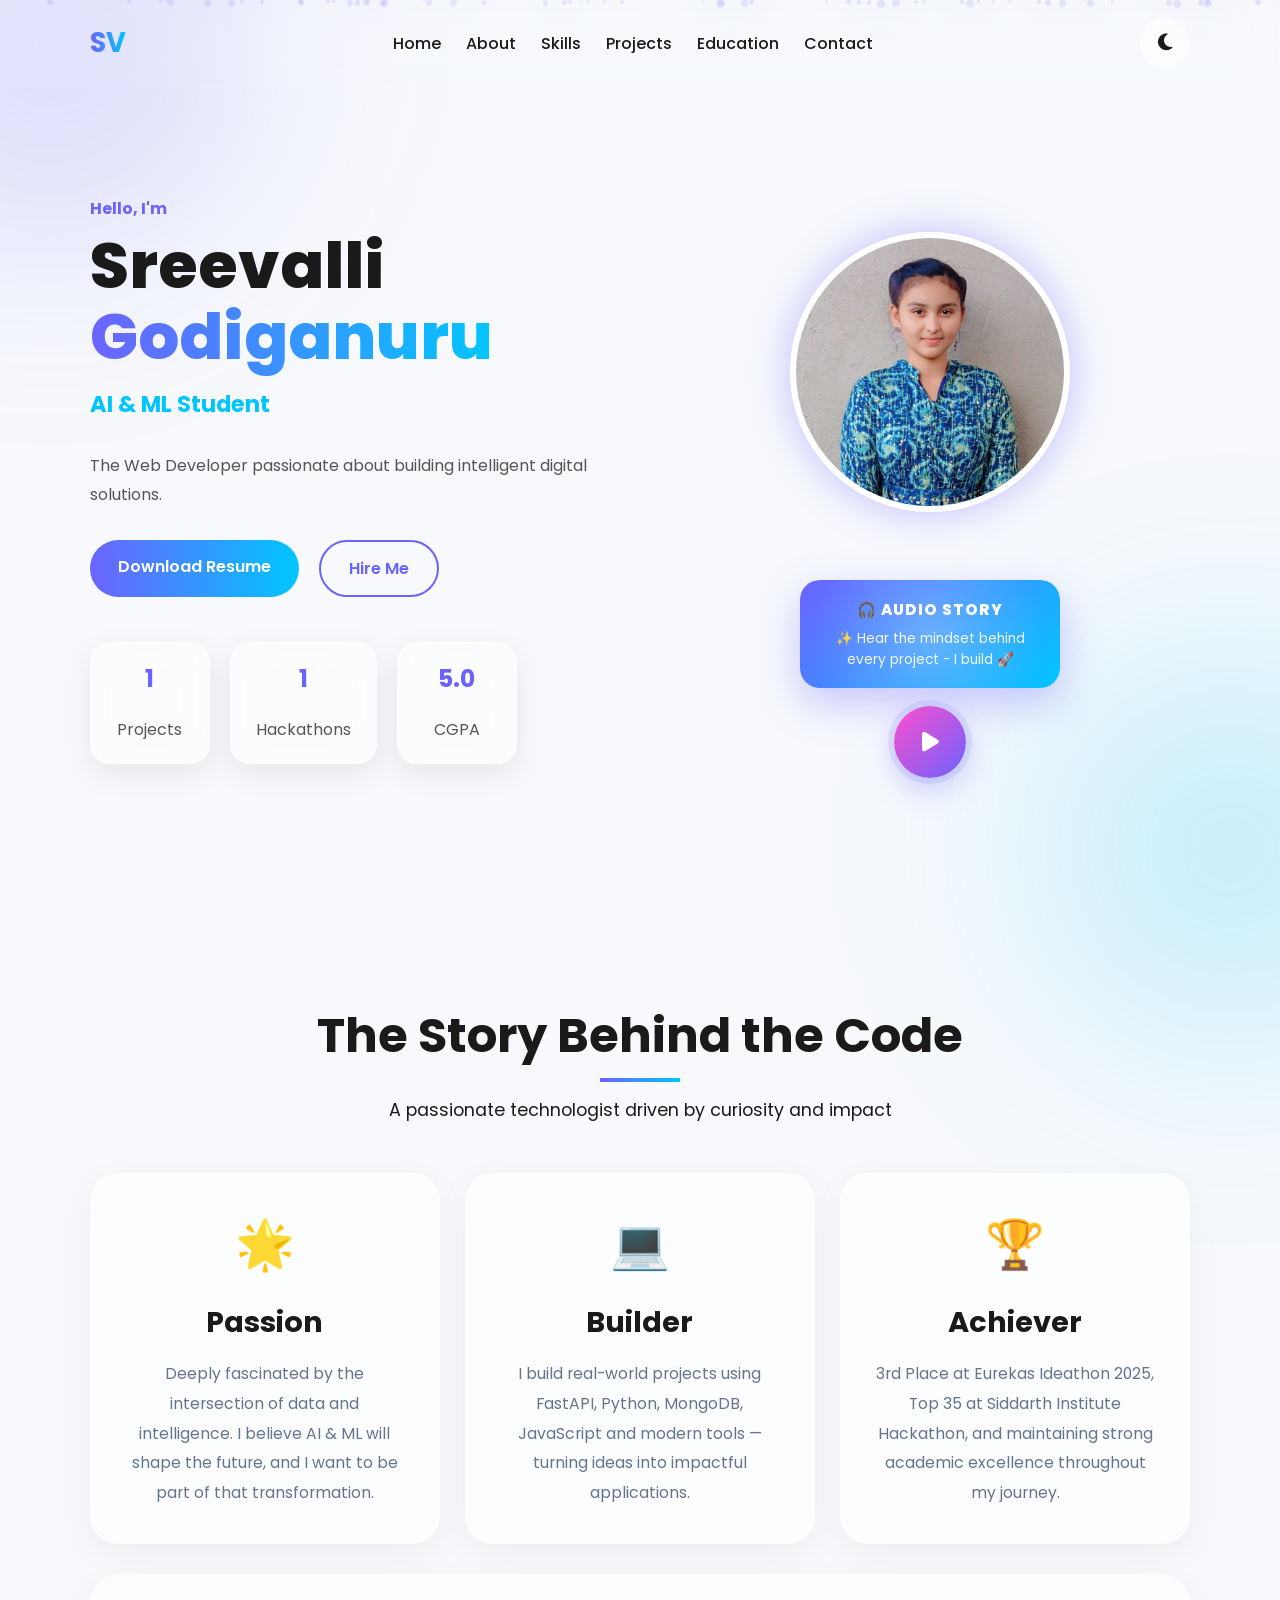
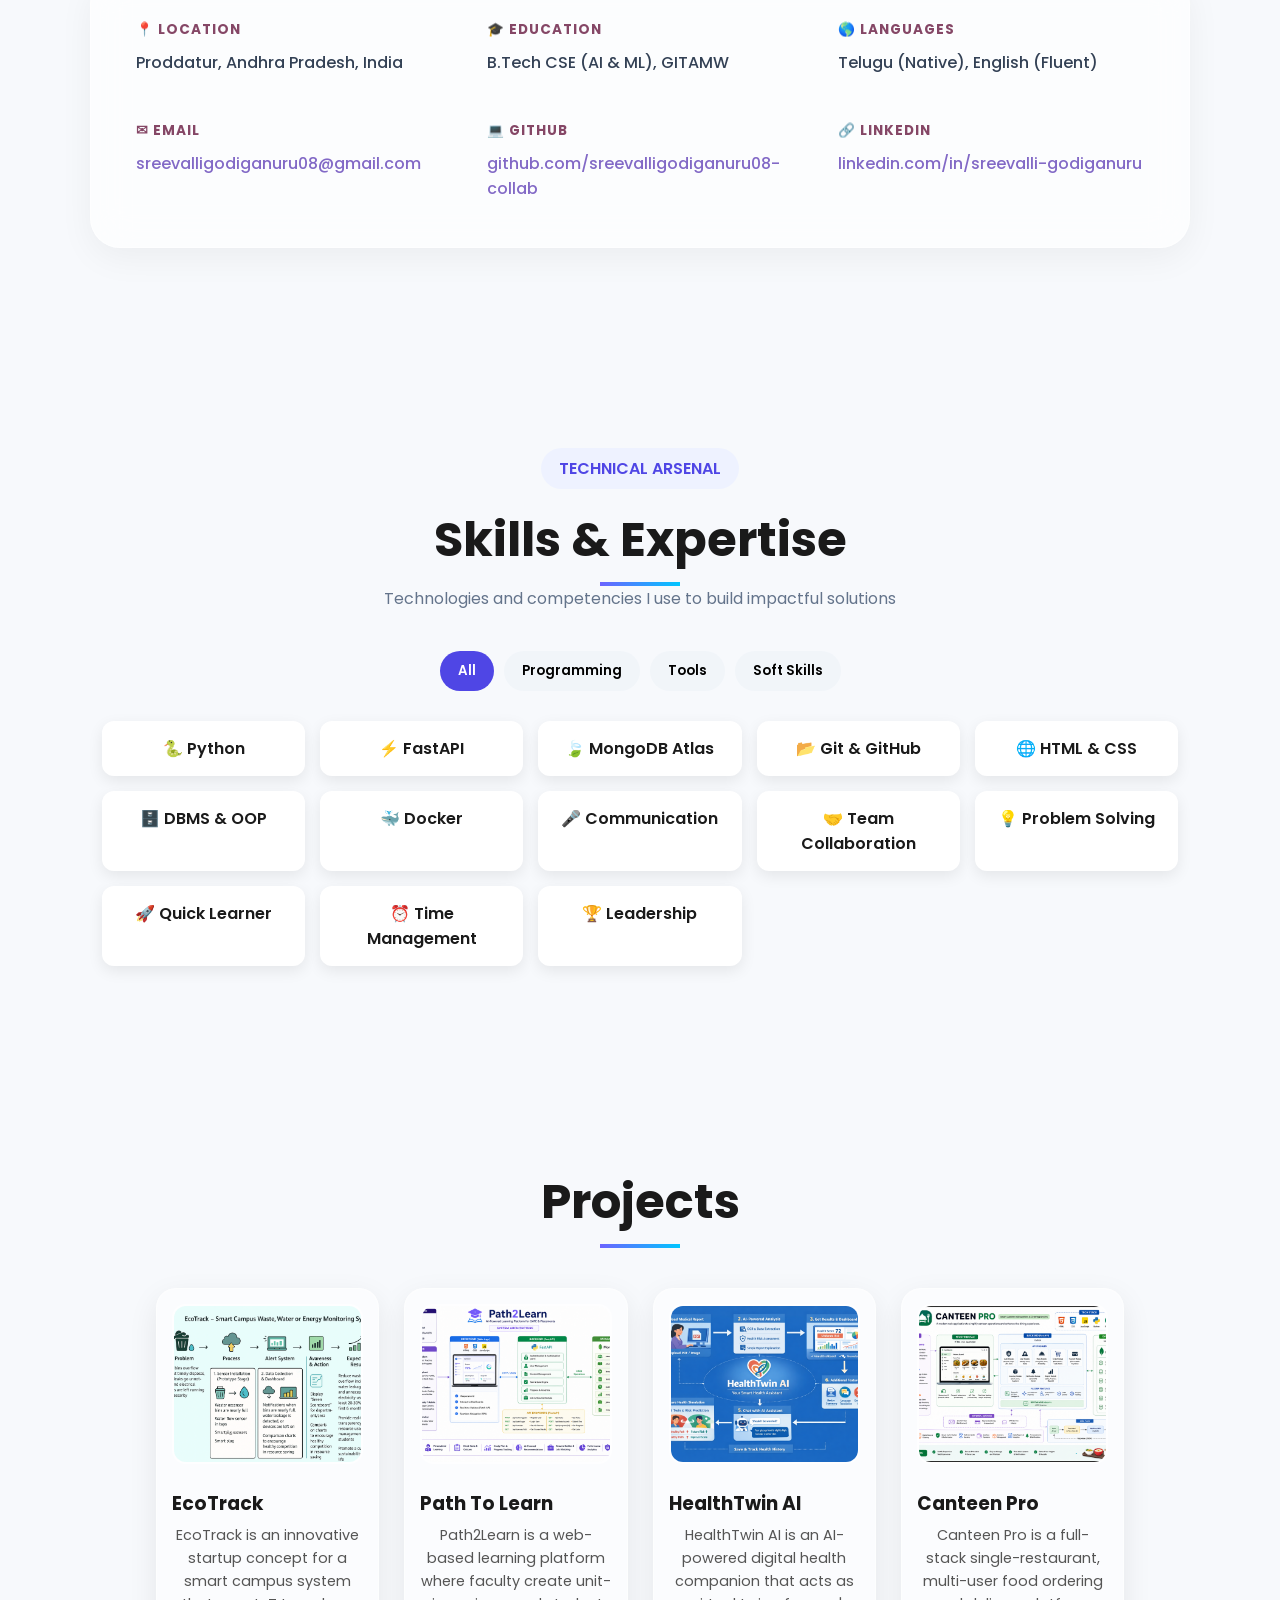
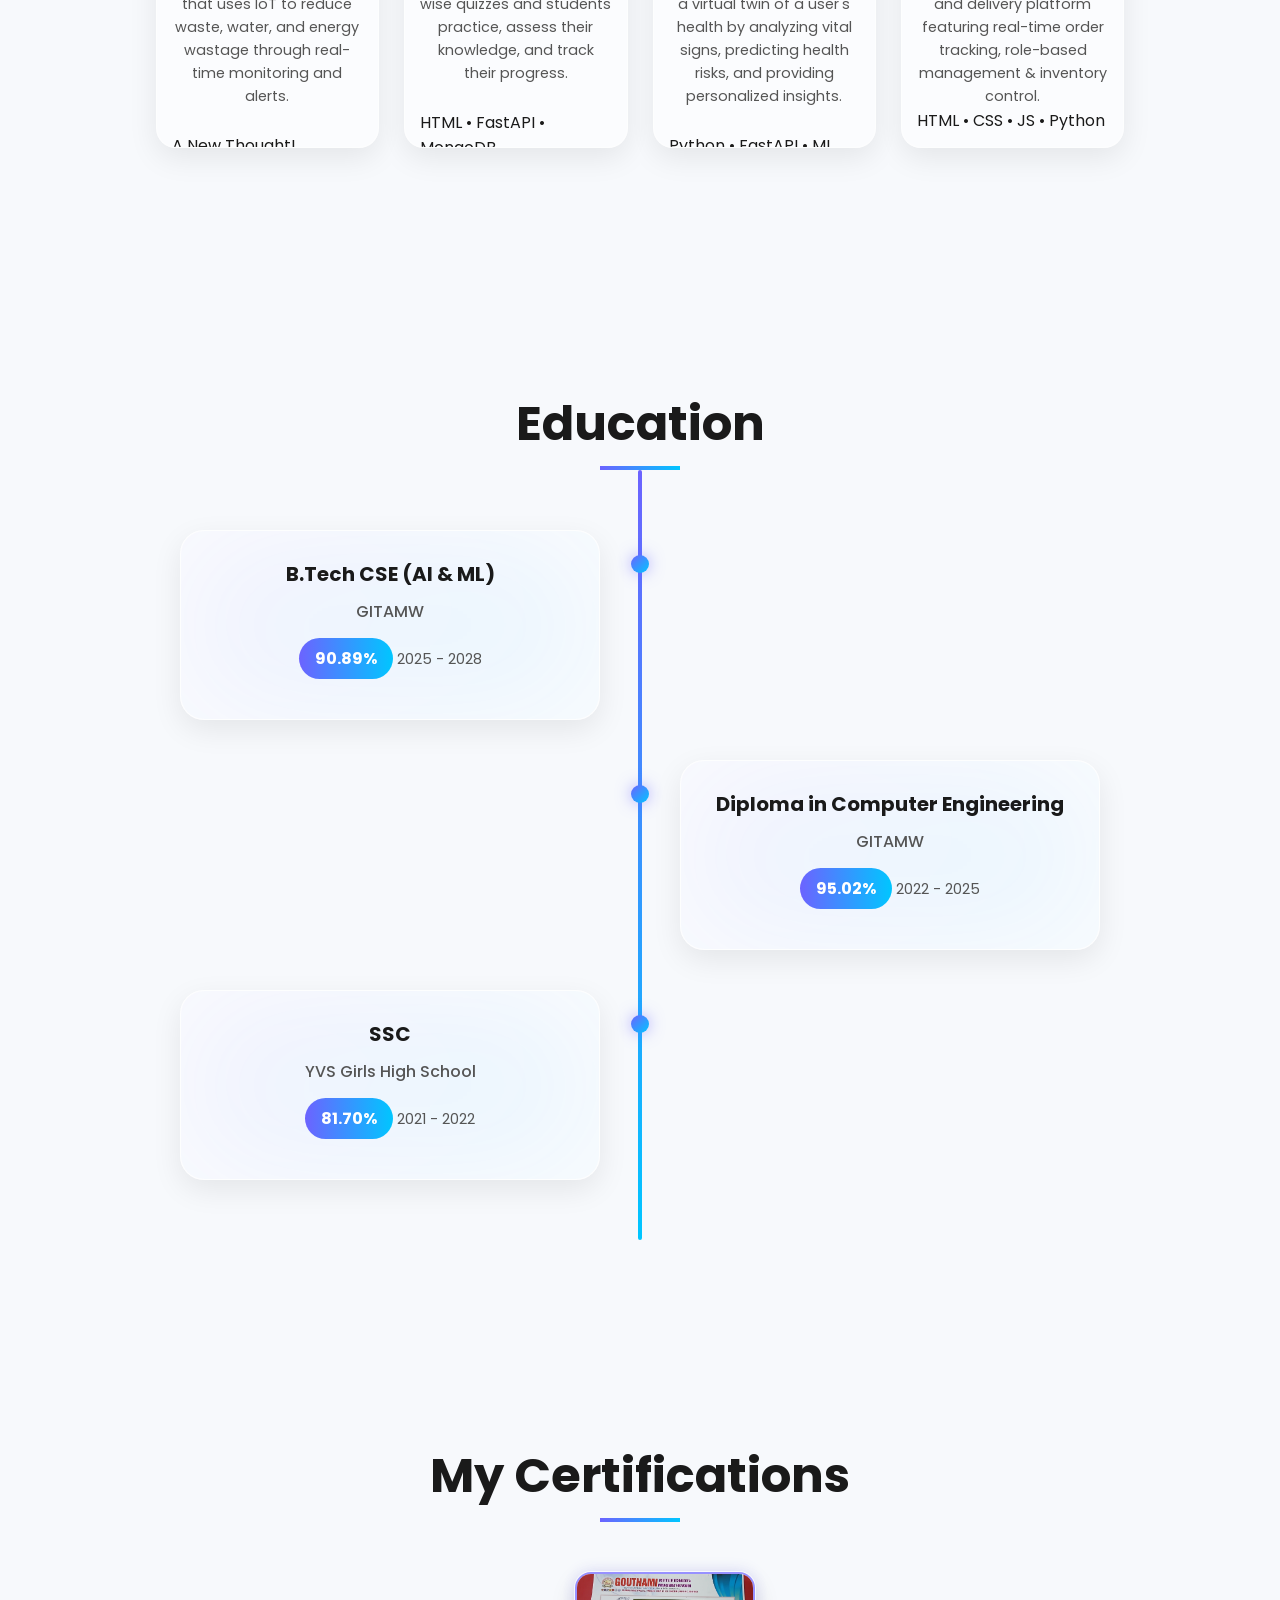
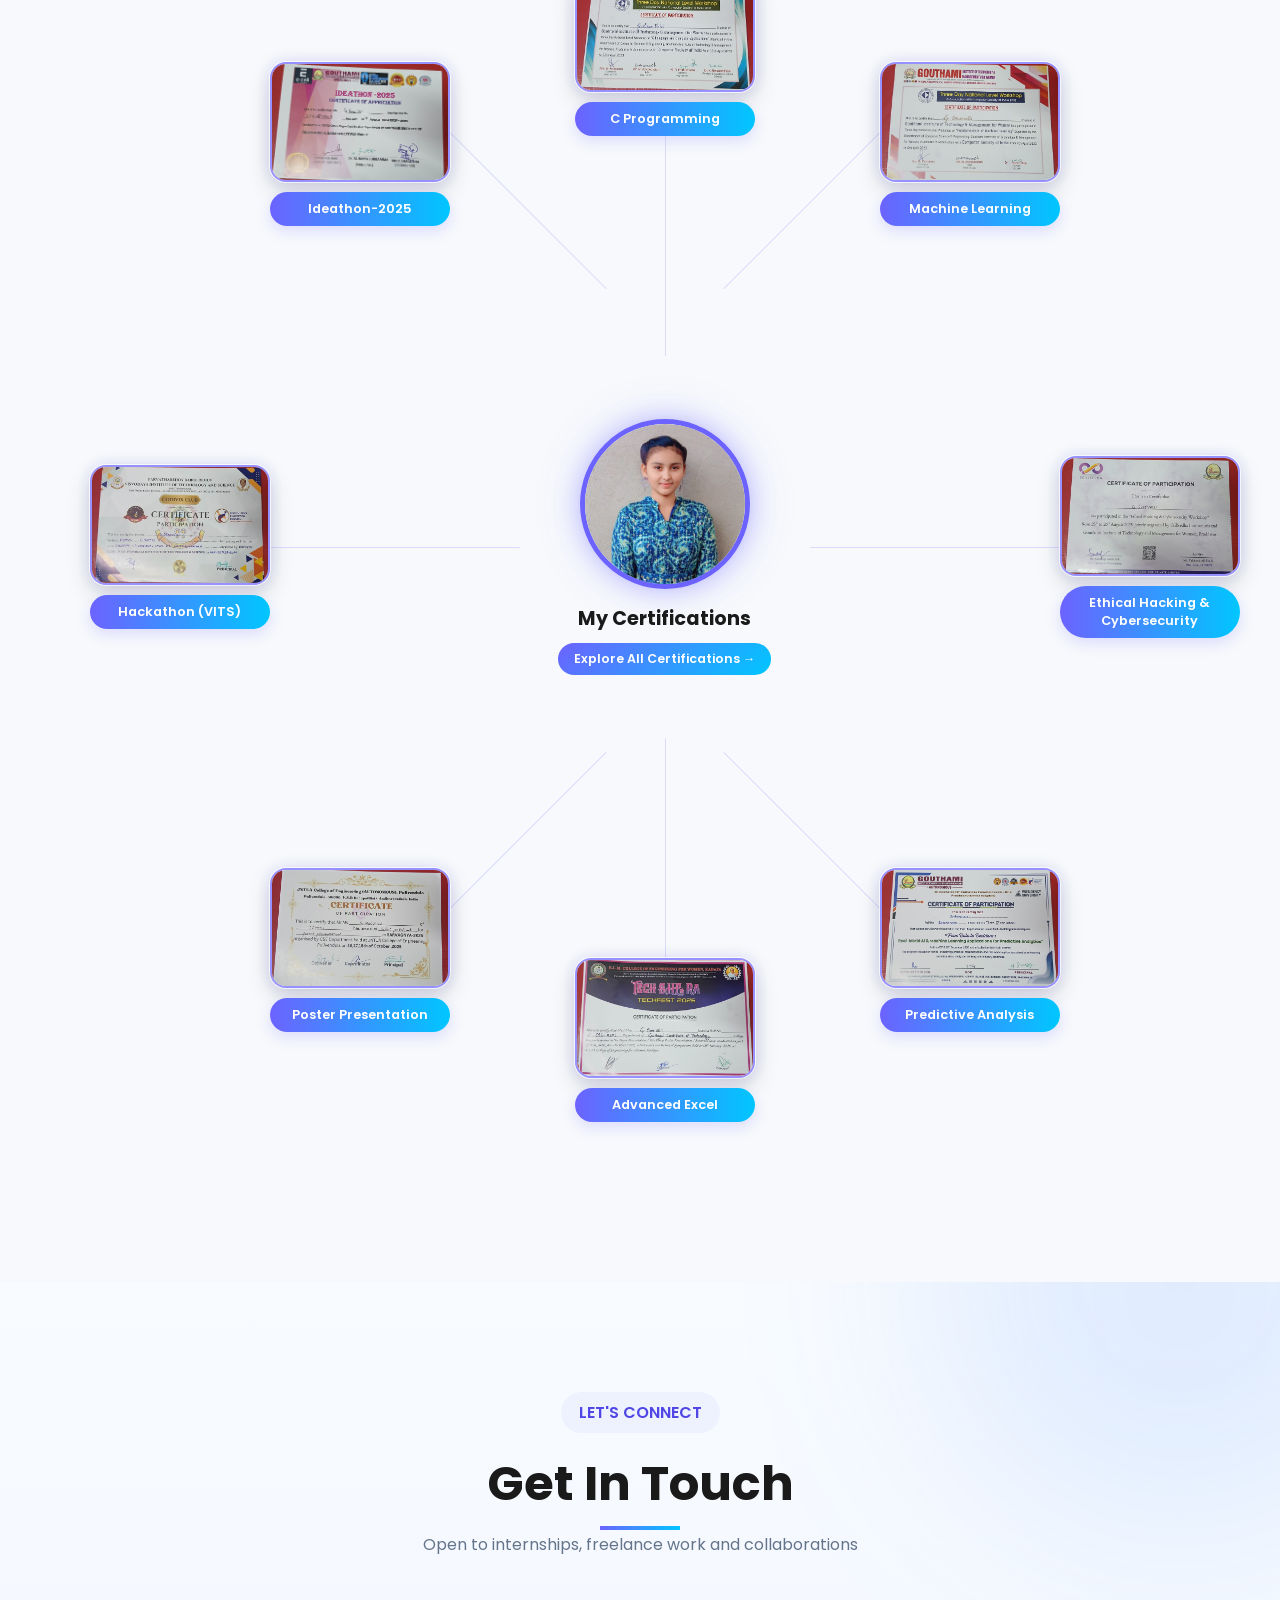
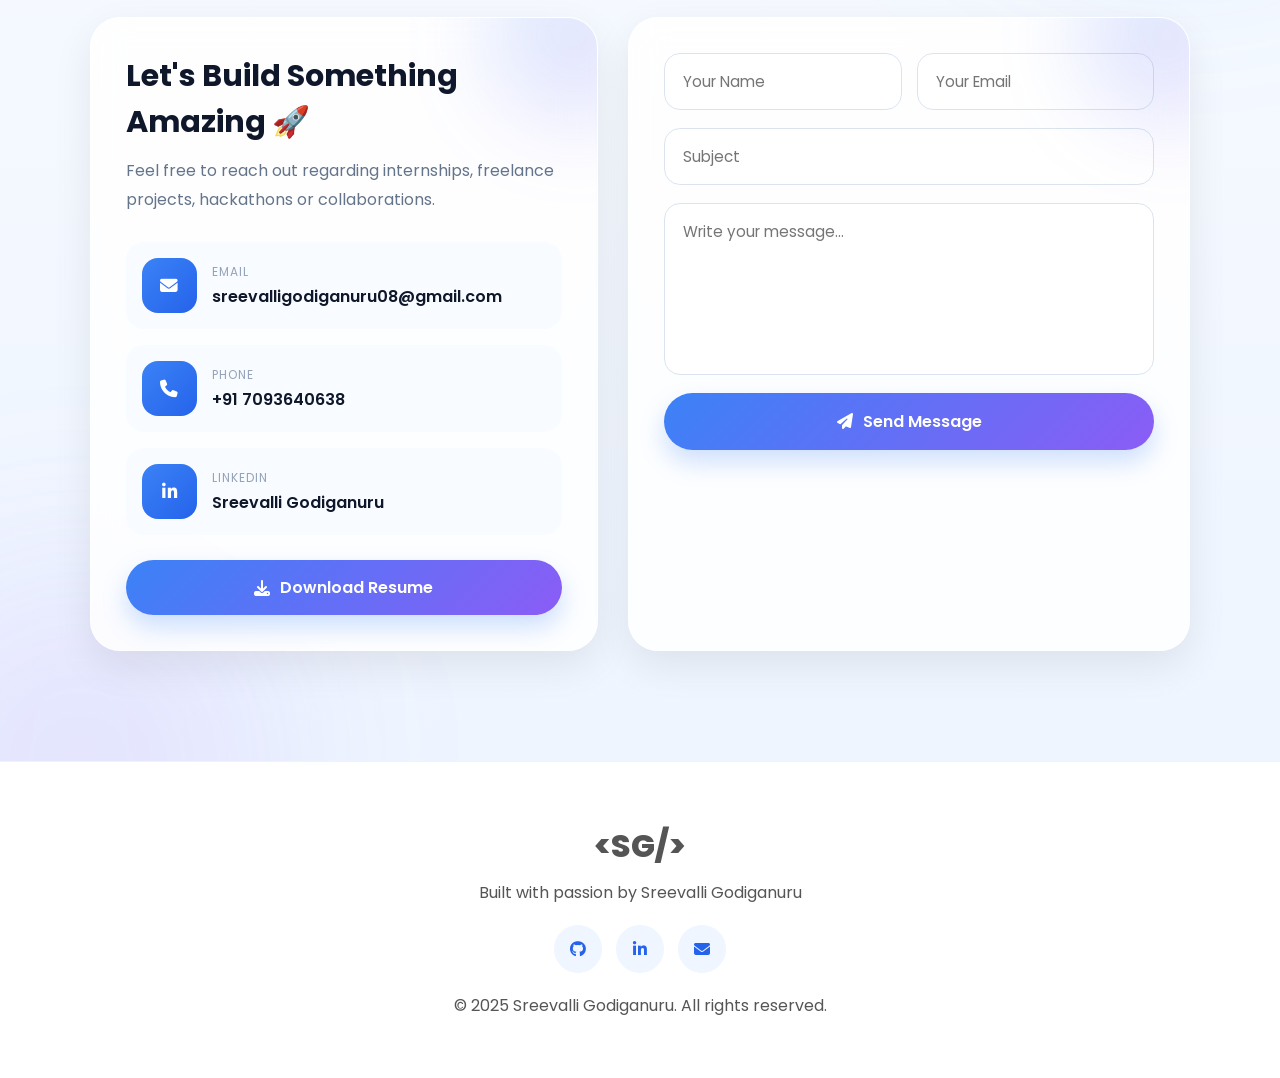
<file: index.html>
<!DOCTYPE html>
<html lang="en">

<head>

<meta charset="UTF-8">
<meta name="viewport" content="width=device-width, initial-scale=1.0">

<title>Sreevalli Godiganuru | BTech CSE(AI & ML) Student Portfolio</title>

<link rel="icon" type="image/png" href="assets/favicon.png">

<meta name="theme-color" content="#6C63FF">
<meta name="application-name" content="Sreevalli Portfolio">
<meta name="apple-mobile-web-app-title" content="Sreevalli">
<meta name="description"
content="Portfolio of Sreevalli Godiganuru, AI & ML student, web developer, and builder of intelligent applications using Python, FastAPI, MongoDB, HTML, CSS and JavaScript.">
<meta name="google-site-verification" content="vB6JE1VaeF_lX64jmfwY3EFWTm1ZDFIcnbv4z-wq-CA" />
<link rel="preconnect" href="https://fonts.googleapis.com">
<link href="https://fonts.googleapis.com/css2?family=Poppins:wght@300;400;500;600;700;800&display=swap" rel="stylesheet">
<link rel="stylesheet"
href="https://cdnjs.cloudflare.com/ajax/libs/font-awesome/6.5.1/css/all.min.css">
<link rel="stylesheet" href="https://cdnjs.cloudflare.com/ajax/libs/font-awesome/6.5.0/css/all.min.css">
<link rel="stylesheet" href="style.css">

</head>

<body>

<!-- PARTICLES -->

<div id="particles"></div>

<!-- NAVBAR -->

<nav class="navbar">

    <div class="logo">
        SV
    </div>

    <ul class="nav-links" id="navLinks">

        <li><a href="#home">Home</a></li>
        <li><a href="#about">About</a></li>
        <li><a href="#skills">Skills</a></li>
        <li><a href="#projects">Projects</a></li>
        <li><a href="#education">Education</a></li>
        <li><a href="#contact">Contact</a></li>

    </ul>

    <div class="nav-actions">

        <!-- Theme Toggle -->
        <button id="themeToggle" class="theme-btn">
            <i class="fas fa-moon"></i>
        </button>

        <!-- Mobile Menu Button -->
        <button class="menu-btn" id="menuBtn">
            <i class="fas fa-bars"></i>
        </button>

    </div>

</nav>

<!-- HERO -->

<section id="home" class="hero">

<div class="hero-left">

<h4>Hello, I'm</h4>

<h1>
Sreevalli
<span>Godiganuru</span>
</h1>

<h3 id="typing"></h3>

<p>

The Web Developer passionate about building intelligent digital solutions.

</p>

<div class="hero-buttons">

<a href="assets/Resume1.pdf" class="btn primary">
Download Resume
</a>

<a href="#contact" class="btn secondary">
Hire Me
</a>

</div>

<div class="stats">

<div class="stat-card">
<h2>3+</h2>
<p>Projects</p>
</div>

<div class="stat-card">
<h2>2</h2>
<p>Hackathons</p>
</div>

<div class="stat-card">
<h2>9.57</h2>
<p>CGPA</p>
</div>

</div>

</div>

<div class="hero-right audio-stack">

<div class="profile-wrapper" id="profileWrapper">

<div class="wave wave1"></div>
<div class="wave wave2"></div>
<div class="wave wave3"></div>

<img
src="assets/profile1.jpg"
alt="Sreevalli"
class="profile-img"
/>
</div>
<div class="hero-right audio-stack">

    <div class="audio-hint-vertical">
        <div class="audio-hint-title">🎧 AUDIO STORY</div>
        <div class="audio-hint-text">
            ✨ Hear the mindset behind every project  - I build 🚀
        </div>
        <div class="audio-hint-glow"></div>
    </div>

    <div class="audio-player">
        <audio id="introAudio" src="assets/audio.m4a" preload="auto"></audio>
        <button type="button" class="audio-btn" id="audioBtn">
            <i class="fas fa-play"></i>
        </button>
    </div>

</div>

</div>
</section>
<section id="about" class="section">

    <h2 class="section-title">
        The Story Behind the Code
    </h2>
<br>
    <p class="about-subtitle">
        A passionate technologist driven by curiosity and impact
    </p>

    <div class="about-grid">

        <!-- Passion -->
        <div class="about-card">
            <div class="about-icon">🌟</div>
            <h3>Passion</h3>

            <p>
                Deeply fascinated by the intersection of data and
                intelligence. I believe AI & ML will shape the future,
                and I want to be part of that transformation.
            </p>
        </div>

        <!-- Builder -->
        <div class="about-card">
            <div class="about-icon">💻</div>
            <h3>Builder</h3>

            <p>
                I build real-world projects using FastAPI,
                Python, MongoDB, JavaScript and modern tools —
                turning ideas into impactful applications.
            </p>
        </div>

        <!-- Achiever -->
        <div class="about-card">
            <div class="about-icon">🏆</div>
            <h3>Achiever</h3>

            <p>
                3rd Place at Eurekas Ideathon 2025,
                Top 35 at Siddarth Institute Hackathon,
                and maintaining strong academic excellence
                throughout my journey.
            </p>
        </div>

    </div>

    <div class="info-card">

        <div class="info-item">
            <span class="info-label">📍 LOCATION</span>
            <p>Proddatur, Andhra Pradesh, India</p>
        </div>

        <div class="info-item">
            <span class="info-label">🎓 EDUCATION</span>
            <p>B.Tech CSE (AI & ML), GITAMW</p>
        </div>

        <div class="info-item">
            <span class="info-label">🌎 LANGUAGES</span>
            <p>Telugu (Native), English (Fluent)</p>
        </div>

        <div class="info-item">
            <span class="info-label">✉ EMAIL</span>
            <p>
                <a href="mailto:sreevalligodiganuru08@gmail.com">
                    sreevalligodiganuru08@gmail.com
                </a>
            </p>
        </div>

        <div class="info-item">
            <span class="info-label">💻 GITHUB</span>
            <p>
                <a href="https://github.com/sreevalligodiganuru08-collab" target="_blank">
                    github.com/sreevalligodiganuru08-collab
                </a>
            </p>
        </div>

        <div class="info-item">
            <span class="info-label">🔗 LINKEDIN</span>
            <p>
                <a href="https://www.linkedin.com/" target="_blank">
                    linkedin.com/in/sreevalli-godiganuru
                </a>
            </p>
        </div>

    </div>

</section>

<section id="skills" class="section">

    <div class="skills-container">

        <div class="section-badge">TECHNICAL ARSENAL</div>

        <h2 class="section-title">Skills & Expertise</h2>

        <p class="section-subtitle">
            Technologies and competencies I use to build impactful solutions
        </p>

        <!-- FILTER BUTTONS -->

        <div class="skill-filters">

            <button class="filter-btn active" data-filter="all">All</button>
            <button class="filter-btn" data-filter="programming">Programming</button>
            <button class="filter-btn" data-filter="tools">Tools</button>
            <button class="filter-btn" data-filter="soft">Soft Skills</button>

        </div>

        <!-- SKILLS GRID -->

        <div class="skills-grid">

            <!-- PROGRAMMING -->
            <div class="skill-card programming">🐍 Python</div>
            <div class="skill-card programming">⚡ FastAPI</div>

            <!-- TOOLS -->
            <div class="skill-card tools">🍃 MongoDB Atlas</div>
            <div class="skill-card tools">📂 Git & GitHub</div>
            <div class="skill-card tools">🌐 HTML & CSS</div>
            <div class="skill-card tools">🗄️ DBMS & OOP</div>
            <div class="skill-card tools">🐳 Docker</div>

            <!-- SOFT SKILLS -->
            <div class="skill-card soft">🎤 Communication</div>
            <div class="skill-card soft">🤝 Team Collaboration</div>
            <div class="skill-card soft">💡 Problem Solving</div>
            <div class="skill-card soft">🚀 Quick Learner</div>
            <div class="skill-card soft">⏰ Time Management</div>
            <div class="skill-card soft">🏆 Leadership</div>

        </div>

    </div>

</section>

<section id="projects" class="section">

    <h2 class="section-title">Projects</h2>

    <div class="projects-grid">

        <!-- CARD 1 -->
        <div class="project-card" onclick="this.classList.toggle('flipped')">
        

            <div class="card-inner">

                <div class="card-front">
                    <img src="assets/ecotrack.png" alt="EcoTrack">
                </div>

                <div class="card-back"><br>
                    <h3>EcoTrack</h3>
                    <p>EcoTrack is an innovative startup concept for a smart campus system that uses IoT to reduce waste, water, and energy wastage through real-time monitoring and alerts.</p>
                    <br>
                    <span> A New Thought!</span>
                </div>

            </div>
        </div>

        <!-- CARD 2 -->
        <div class="project-card" onclick="this.classList.toggle('flipped')">


            <div class="card-inner">

                <div class="card-front">
                    <img src="assets/path2learn.png" alt="Path To Learn">
                </div>

                <div class="card-back"> <br>
                    <h3>Path To Learn</h3>
                    <p>Path2Learn is a web-based learning platform where faculty create unit-wise quizzes and students practice, assess their knowledge, and track their progress.</p>
                    <br>
                    <span>HTML • FastAPI • MongoDB</span>
                </div>

            </div>
        </div>

        <!-- CARD 3 -->
        <div class="project-card" onclick="this.classList.toggle('flipped')">
        

            <div class="card-inner">

                <div class="card-front">
                    <img src="assets/healthtwinai.png" alt="HealthTwin AI">
                </div>

                <div class="card-back"><br>
                    <h3>HealthTwin AI</h3>
                    <p>HealthTwin AI is an AI-powered digital health companion that acts as a virtual twin of a user's health by analyzing vital signs, predicting health risks, and providing personalized insights.</p>
                    <br>
                    <span>Python • FastAPI • ML</span>
                </div>

            </div>
        </div>

        <!-- CARD 4 -->
        <div class="project-card" onclick="this.classList.toggle('flipped')">

            <div class="card-inner">

                <div class="card-front">
                    <img src="assets/canteenpro.png" alt="Canteen Pro">
                </div>

                <div class="card-back"><br>
                    <h3>Canteen Pro</h3>
                    <p>Canteen Pro is a full-stack single-restaurant, multi-user food ordering and delivery platform featuring real-time order tracking, role-based management & inventory control.</p>
                  
                    <span>HTML • CSS • JS • Python </span>
                </div>

            </div>
        </div>

    </div>

</section>

<!-- EDUCATION -->
<section id="education" class="section">

  <h2 class="section-title">Education</h2>

  <div class="timeline">

    <!-- ITEM 1 -->
    <div class="timeline-item reveal">
      <div class="edu-card">
        <div class="edu-glow"></div>
        <h3>B.Tech CSE (AI & ML)</h3>
        <p>GITAMW</p>
        <span class="edu-score">90.89%</span>
        <small>2025 - 2028</small>
      </div>
    </div>

    <!-- ITEM 2 -->
    <div class="timeline-item reveal">
      <div class="edu-card">
        <div class="edu-glow"></div>
        <h3>Diploma in Computer Engineering</h3>
        <p>GITAMW</p>
        <span class="edu-score">95.02%</span>
        <small>2022 - 2025</small>
      </div>
    </div>

    <!-- ITEM 3 -->
    <div class="timeline-item reveal">
      <div class="edu-card">
        <div class="edu-glow"></div>
        <h3>SSC</h3>
        <p>YVS Girls High School</p>
        <span class="edu-score">81.70%</span>
        <small>2021 - 2022</small>
      </div>
    </div>

  </div>

</section>

<section id="certifications" class="cert-section">

  <h2 class="section-title">My Certifications</h2>

  <div class="cert-orbit">

    <!-- CENTER -->
    <div class="cert-center">

    <img src="assets/profile1.jpg" alt="Profile">

    <h3>My Certifications</h3>

    <a href="certifications.html" class="explore-cert-btn">
        Explore All Certifications →
    </a>

</div>


    <!-- CERTIFICATES (CLEAN STRUCTURE) -->

    <div class="cert-item top" onclick="openCert(this)">
      <img src="assets/cert1.jpg" alt="AWS">
      <span class="cert-tag">C Programming</span>
    </div>

    <div class="cert-item top-right" onclick="openCert(this)">
      <img src="assets/cert2.jpg" alt="Python">
      <span class="cert-tag">Machine Learning </span>
    </div>

    <div class="cert-item right" onclick="openCert(this)">
      <img src="assets/cert3.jpg" alt="Java">
      <span class="cert-tag">Ethical Hacking & Cybersecurity </span>
    </div>

    <div class="cert-item bottom-right" onclick="openCert(this)">
      <img src="assets/cert4.jpg" alt="AI ML">
      <span class="cert-tag">Predictive Analysis</span>
    </div>

    <div class="cert-item bottom" onclick="openCert(this)">
      <img src="assets/cert5.jpg" alt="Web Dev">
      <span class="cert-tag">Advanced Excel </span>
    </div>

    <div class="cert-item bottom-left" onclick="openCert(this)">
      <img src="assets/cert6.jpg" alt="Hackathon">
      <span class="cert-tag">Poster Presentation</span>
    </div>

    <div class="cert-item left" onclick="openCert(this)">
      <img src="assets/cert7.jpg" alt="Cloud">
      <span class="cert-tag">Hackathon (VITS)</span>
    </div>

    <div class="cert-item top-left" onclick="openCert(this)">
      <img src="assets/cert8.jpg" alt="DSA">
      <span class="cert-tag">Ideathon-2025</span>
    </div>
    


  </div>

</section>

<!-- POPUP -->
<div class="cert-popup" id="certPopup" onclick="closeCert()">
  <img id="popupImg">
</div>
<!-- =========================================
     CONTACT SECTION
========================================= -->

<section id="contact" class="contact-section">

<div class="contact-header">
    <span class="section-badge">LET'S CONNECT</span>

    <h2 class="section-title">
        Get In Touch
    </h2>

    <p class="contact-subtitle">
        Open to internships, freelance work and collaborations
    </p>
</div>

<div class="contact-wrapper">

    <div class="contact-info-card">

        <h3>Let's Build Something Amazing 🚀</h3>

        <p class="contact-desc">
            Feel free to reach out regarding internships,
            freelance projects, hackathons or collaborations.
        </p>

        <div class="contact-items">

            <div class="contact-item">
                <div class="contact-icon">
                    <i class="fas fa-envelope"></i>
                </div>

                <div class="contact-content">
                    <span>Email</span>
                    <p>sreevalligodiganuru08@gmail.com</p>
                </div>
            </div>

            <div class="contact-item">
                <div class="contact-icon">
                    <i class="fas fa-phone"></i>
                </div>

                <div class="contact-content">
                    <span>Phone</span>
                    <p>+91 7093640638</p>
                </div>
            </div>

            <div class="contact-item">
                <div class="contact-icon">
                    <i class="fab fa-linkedin-in"></i>
                </div>

                <div class="contact-content">
                    <span>LinkedIn</span>
                    <p>Sreevalli Godiganuru</p>
                </div>
            </div>

        </div>

        <a href="assets/Resume1.pdf" download class="resume-btn">
            <i class="fas fa-download"></i>
            Download Resume
        </a>
    </div>

    <div class="contact-form-card">

        <form id="contactForm" class="contact-form">

            <div class="form-row">

                <input
                    type="text"
                    id="name"
                    placeholder="Your Name"
                    required
                >

                <input
                    type="email"
                    id="email"
                    placeholder="Your Email"
                    required
                >

            </div>

            <input
                type="text"
                id="subject"
                placeholder="Subject"
                required
            >

            <textarea
                id="message"
                rows="6"
                placeholder="Write your message..."
                required
            ></textarea>

            <button type="submit" class="send-btn">

                <i class="fas fa-paper-plane"></i>

                Send Message

            </button>

        </form>

    </div>

</div>

</section>


<!-- =========================================
     FOOTER
========================================= -->

<footer class="portfolio-footer">

    <div class="footer-logo">
        &lt;SG/&gt;
    </div>

    <p class="footer-text">
        Built with passion by Sreevalli Godiganuru
    </p>

    <div class="footer-socials">

        <a href="https://github.com/sreevalligodiganuru08-collab"
           target="_blank">

            <i class="fab fa-github"></i>

        </a>

        <a href="https://linkedin.com"
           target="_blank">

            <i class="fab fa-linkedin-in"></i>

        </a>

        <a href="mailto:sreevalligodiganuru08@gmail.com">

            <i class="fas fa-envelope"></i>

        </a>

    </div>

    <p class="footer-copy">
        © 2025 Sreevalli Godiganuru. All rights reserved.
    </p>

</footer>
<script src="script.js"></script>
</body>
</html>
</file>
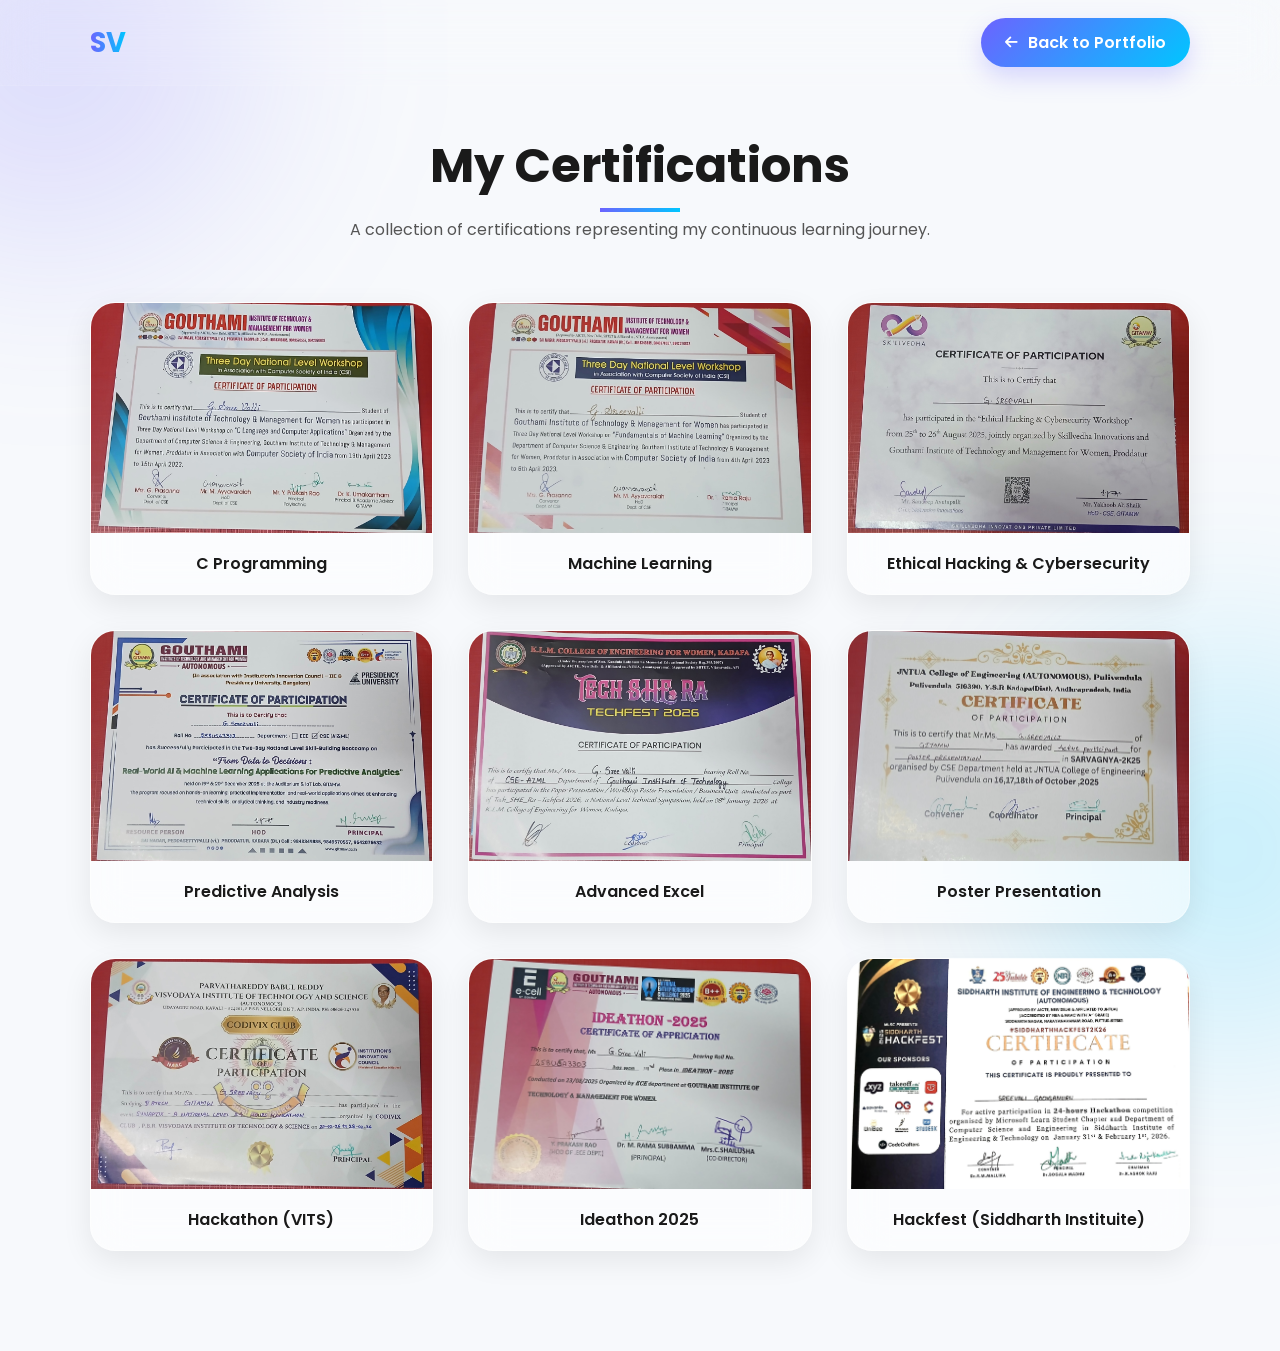
<file: certifications.html>
<!DOCTYPE html>
<html lang="en">

<head>

<meta charset="UTF-8">
<meta name="viewport" content="width=device-width, initial-scale=1.0">

<title>My Certifications | Sreevalli Godiganuru</title>

<link rel="preconnect" href="https://fonts.googleapis.com">

<link href="https://fonts.googleapis.com/css2?family=Poppins:wght@300;400;500;600;700;800&display=swap" rel="stylesheet">

<link rel="stylesheet"
href="https://cdnjs.cloudflare.com/ajax/libs/font-awesome/6.5.1/css/all.min.css">

<link rel="stylesheet" href="style.css">

</head>

<body>

<div id="particles"></div>

<nav class="navbar">

    <div class="logo">
        SV
    </div>

    <div class="nav-actions">

        <a href="index.html#certifications" class="back-portfolio-btn">

            <i class="fas fa-arrow-left"></i>

            Back to Portfolio

        </a>

    </div>

</nav>


<section class="section cert-gallery-section">

<div class="gallery-header">

<h1 class="section-title">
My Certifications
</h1>

<p class="gallery-subtitle">
A collection of certifications representing my continuous learning journey.
</p>

</div>


<div class="certificate-gallery">




<div class="certificate-card">

<img src="assets/cert1.jpg">

<h3>C Programming</h3>

</div>




<div class="certificate-card">

<img src="assets/cert2.jpg">

<h3>Machine Learning</h3>

</div>




<div class="certificate-card">

<img src="assets/cert3.jpg">

<h3>Ethical Hacking & Cybersecurity</h3>

</div>




<div class="certificate-card">

<img src="assets/cert4.jpg">

<h3>Predictive Analysis</h3>

</div>




<div class="certificate-card">

<img src="assets/cert5.jpg">

<h3>Advanced Excel</h3>

</div>




<div class="certificate-card">

<img src="assets/cert6.jpg">

<h3>Poster Presentation</h3>

</div>




<div class="certificate-card">

<img src="assets/cert7.jpg">

<h3>Hackathon (VITS)</h3>

</div>




<div class="certificate-card">

<img src="assets/cert8.jpg">

<h3>Ideathon 2025</h3>

</div>




<div class="certificate-card">

<img src="assets/cert9.jpg">

<h3>Hackfest (Siddharth Instituite)</h3>

</div>





</div>





</section>



<!-- IMAGE POPUP -->

<div class="cert-popup" id="certPopup">

<img id="popupImg">

</div>



<script src="script.js"></script>

<script>

document.querySelectorAll(".certificate-card img").forEach(img=>{

img.onclick=()=>{

document.getElementById("popupImg").src=img.src;

document.getElementById("certPopup").style.display="flex";

}

})

document.getElementById("certPopup").onclick=()=>{

document.getElementById("certPopup").style.display="none";

}

</script>

</body>

</html>
</file>
<file: style.css>
/* ==========================
   RESET
========================== */

*{
margin:0;
padding:0;
box-sizing:border-box;
scroll-behavior:smooth;
font-family:'Poppins',sans-serif;
}

:root{

--bg:#f7f9fc;
--bg2:#ffffff;

--text:#1a1a1a;
--text2:#555;

--primary:#6c63ff;
--secondary:#00c6ff;

--glass:rgba(255,255,255,.55);
--border:rgba(255,255,255,.4);

--shadow:
0 10px 30px rgba(0,0,0,.08);

}

/* DARK MODE */

body.dark{

--bg:#0f172a;
--bg2:#111827;

--text:#ffffff;
--text2:#c7c7c7;

--glass:rgba(255,255,255,.08);
--border:rgba(255,255,255,.15);

--shadow:
0 15px 40px rgba(0,0,0,.4);

}

body{

background:var(--bg);
color:var(--text);

transition:.4s;

overflow-x:hidden;

}

/* ==========================
   PARTICLES BG
========================== */

#particles{

position:fixed;
top:0;
left:0;

width:100%;
height:100%;

z-index:-1;

overflow:hidden;

}

#particles span{

position:absolute;

width:6px;
height:6px;

background:var(--primary);

border-radius:50%;

animation:floatParticle linear infinite;

opacity:.35;

}

@keyframes floatParticle{

0%{
transform:translateY(100vh);
}

100%{
transform:translateY(-120px);
}

}

/* ==========================
   NAVBAR
========================== */

.navbar{

position:fixed;

top:0;
left:0;

width:100%;

padding:18px 7%;

display:flex;
justify-content:space-between;
align-items:center;

z-index:999;

backdrop-filter:blur(20px);

background:rgba(255,255,255,.08);

border-bottom:
1px solid rgba(255,255,255,.08);

}

.logo{

font-size:1.7rem;
font-weight:700;

background:
linear-gradient(
90deg,
var(--primary),
var(--secondary)
);

-webkit-background-clip:text;
-webkit-text-fill-color:transparent;

}

.nav-links{

display:flex;
gap:25px;

list-style:none;

}

.nav-links a{

text-decoration:none;
color:var(--text);

font-weight:500;

transition:.3s;

}

.nav-links a:hover{

color:var(--primary);

}

#themeToggle{

width:50px;
height:50px;

border:none;

border-radius:50%;

cursor:pointer;

background:var(--glass);

color:var(--text);

font-size:1.2rem;

backdrop-filter:blur(15px);

}

/* ==========================
   HERO
========================== */

.hero{

min-height:100vh;

padding:120px 7% 60px;

display:flex;

align-items:center;
justify-content:space-between;

gap:60px;

}

.hero-left{

flex:1;

}

.hero-left h4{

color:var(--primary);

margin-bottom:10px;

}

.hero-left h1{

font-size:4rem;
font-weight:800;

line-height:1.1;

margin-bottom:15px;

}

.hero-left h1 span{

background:
linear-gradient(
90deg,
var(--primary),
var(--secondary)
);

-webkit-background-clip:text;
-webkit-text-fill-color:transparent;

}

.hero-left h3{

height:45px;

font-size:1.4rem;

color:var(--secondary);

}

.hero-left p{

max-width:600px;

line-height:1.8;

color:var(--text2);

margin-top:20px;

}

/* ==========================
   BUTTONS
========================== */

.hero-buttons{

display:flex;
gap:20px;

margin-top:30px;

}

.btn{

padding:14px 28px;

border-radius:40px;

text-decoration:none;

font-weight:600;

transition:.35s;

}

.primary{

background:
linear-gradient(
90deg,
var(--primary),
var(--secondary)
);

color:white;

}

.secondary{

border:2px solid var(--primary);

color:var(--primary);

}

.btn:hover{

transform:translateY(-5px);

}

/* ==========================
   STATS
========================== */

.stats{

display:flex;

gap:20px;

margin-top:45px;

flex-wrap:wrap;

}

.stat-card{

padding:18px 25px;

border-radius:20px;

background:var(--glass);

backdrop-filter:blur(20px);

border:1px solid var(--border);

box-shadow:var(--shadow);

text-align:center;

min-width:120px;

}

.stat-card h2{

color:var(--primary);

}

/* ==========================
   HERO IMAGE
========================== */

.hero-right{

flex:1;

display:flex;
justify-content:center;

}

/* ==========================
   PROFILE WRAPPER (FIX RESPONSIVE)
========================== */

.profile-wrapper{
    position:relative;
    z-index: 2;
    width:380px;
    height:380px;
    display:flex;
    justify-content:center;
    align-items:center;
}

/* MOBILE FIX */
@media(max-width:768px){
    .profile-wrapper{
        width:280px;
        height:280px;
    }
}

@media(max-width:480px){
    .profile-wrapper{
        width:220px;
        height:220px;
    }
}

/* ==========================
   WAVES FIX (IMPORTANT PART)
========================== */

.wave{
    position:absolute;
    top:50%;
    left:50%;
    transform:translate(-50%, -50%);
    border-radius:50%;
    border:3px solid rgba(108,99,255,.4);
    opacity:0;
    pointer-events:none;

    /* default desktop size */
    width:280px;
    height:280px;
}

/* mobile scaling */
@media(max-width:768px){
    .wave{
        width:200px;
        height:200px;
        border-width:2px;
    }
}

@media(max-width:480px){
    .wave{
        width:160px;
        height:160px;
        border-width:2px;
    }
}

/* ==========================
   ANIMATION FIX (KEEP CENTERED)
========================== */

.playing .wave{
    opacity:1;
    animation:pulse 2.5s infinite;
}

@keyframes pulse{
    0%{
        transform:translate(-50%, -50%) scale(1);
        opacity:0.6;
    }
    50%{
        transform:translate(-50%, -50%) scale(1.5);
        opacity:0.25;
    }
    100%{
        transform:translate(-50%, -50%) scale(2.1);
        opacity:0;
    }
}

.profile-img{

width:280px;
height:280px;

object-fit:cover;

border-radius:50%;

border:6px solid white;

z-index:5;

box-shadow:
0 0 40px rgba(108,99,255,.4);

}


.audio-btn{
    width:72px;
    height:72px;
    border-radius:50%;
    border:none;
    cursor:pointer;

    display:flex;
    align-items:center;
    justify-content:center;

    font-size:1.4rem;
    color:white;

    background:linear-gradient(135deg,#ff4ecd,#6c63ff,#00c6ff);
    background-size:200% 200%;

    box-shadow:
        0 10px 30px rgba(108,99,255,.35),
        0 0 0 6px rgba(108,99,255,.12);

    transition:.35s ease;
    animation: gradientMove 4s ease infinite;
}

@media(max-width:600px){
    .audio-btn {
        width: 60px;
        height: 60px;
        font-size: 1.2rem;
    }
}
/* hover */
.audio-btn:hover{
    transform:scale(1.1);
    box-shadow:
        0 15px 40px rgba(108,99,255,.45),
        0 0 0 10px rgba(108,99,255,.08);
}

/* playing glow */
.audio-btn.playing{
    box-shadow:
        0 0 25px rgba(0,198,255,.6),
        0 0 60px rgba(108,99,255,.4);
}

/* gradient animation */
@keyframes gradientMove{
    0%{background-position:0% 50%}
    50%{background-position:100% 50%}
    100%{background-position:0% 50%}
}

.audio-player {
    position: relative;
    z-index: 9999;
}

.audio-btn {
    touch-action: manipulation;
    -webkit-tap-highlight-color: transparent;
}

/* ==========================
   SECTIONS
========================== */

.section{

padding:100px 7%;

}

.section-title{

font-size:2.8rem;

text-align:center;

margin-bottom:50px;

position:relative;

}

.section-title::after{

content:'';

width:80px;
height:4px;

background:
linear-gradient(
90deg,
var(--primary),
var(--secondary)
);

position:absolute;

bottom:-10px;
left:50%;

transform:translateX(-50%);

}

/* ==========================
   GLASS CARD
========================== */

.glass-card{

background:var(--glass);

backdrop-filter:blur(20px);

border:1px solid var(--border);

box-shadow:var(--shadow);

border-radius:25px;

padding:30px;

}

/* SECTION WRAPPER (FIX TITLE ISSUE) */
#skills{
    padding:100px 8%;
}

.skills-container{
    max-width:1200px;
    margin:auto;
    text-align:center;
}

/* BADGE */

.section-badge{
    display:inline-block;
    padding:8px 18px;
    border-radius:50px;
    background:#eef2ff;
    color:#4f46e5;
    font-weight:600;
    margin-bottom:15px;
}

/* TITLE */

.section-title{
    font-size:3rem;
    text-align:center;
    margin-bottom:10px;
}

.section-subtitle{
    text-align:center;
    color:#64748b;
    margin-bottom:40px;
}

/* FILTER BUTTONS */

.skill-filters{
    display:flex;
    justify-content:center;
    gap:10px;
    flex-wrap:wrap;
    margin-bottom:30px;
}

.filter-btn{
    padding:10px 18px;
    border:none;
    border-radius:20px;
    cursor:pointer;
    background:#f1f5f9;
    font-weight:600;
    transition:0.3s;
}

.filter-btn.active{
    background:#4f46e5;
    color:white;
}

/* GRID */

.skills-grid{
    display:grid;
    grid-template-columns:repeat(auto-fit,minmax(200px,1fr));
    gap:15px;
}

/* CARD */

.skill-card{
    background:white;
    padding:15px;
    border-radius:12px;
    text-align:center;
    font-weight:600;
    box-shadow:0 5px 15px rgba(0,0,0,0.08);
    transition:0.3s;
}

.skill-card:hover{
    transform:translateY(-5px);
}

/* HIDE CLASS */

.hide{
    display:none !important;
}
.filter-btn.active{
    background:#4f46e5 !important;
    color:white !important;
}

/* ==========================
   PROJECT GRID (4 SAME SIZE)
========================== */


/* ==========================
   PROJECT GRID
========================== */

.projects-grid{
    display:grid;
    grid-template-columns:repeat(4,1fr);
    gap:25px;
    padding:40px 6%;
}

@media(max-width:1100px){
    .projects-grid{
        grid-template-columns:repeat(2,1fr);
    }
}

@media(max-width:600px){
    .projects-grid{
        grid-template-columns:1fr;
    }
}

/* ==========================
   PROJECT CARD BASE
========================== */

.project-card{
    background:var(--glass);
    border:1px solid var(--border);
    border-radius:20px;

    height:460px;
    padding:15px;

    display:flex;
    flex-direction:column;
    gap:14px;

    box-shadow:var(--shadow);
    position:relative;
    overflow:hidden;

    transition:0.35s ease;
}

/* ==========================
   GLOW BORDER (HOVER ONLY)
========================== */

.project-card::before{
    content:'';
    position:absolute;
    inset:-2px;
    border-radius:20px;

    background:linear-gradient(
        90deg,
        var(--primary),
        var(--secondary),
        #ff4ecd,
        var(--primary)
    );

    background-size:300%;
    animation:glowMove 4s linear infinite;

    opacity:0;
    transition:0.4s ease;

    -webkit-mask:
        linear-gradient(#000 0 0) content-box,
        linear-gradient(#000 0 0);

    -webkit-mask-composite: xor;
    mask-composite: exclude;

    z-index:0;
}

/* SHOW GLOW ONLY ON CARD HOVER */
.project-card:hover::before{
    opacity:1;
}

/* CARD HOVER EFFECT ONLY */
.project-card:hover{
    transform:translateY(-10px);
    box-shadow:0 25px 60px rgba(0,0,0,0.25);
}

/* GLOW ANIMATION */
@keyframes glowMove{
    0%{background-position:0%}
    100%{background-position:300%}
}

/* ==========================
   IMAGE (STATIC - NO ANIMATION)
========================== */

.project-card img{
    width:100%;
    height:160px;
    object-fit:cover;

    border-radius:14px;
    border:2px solid rgba(255,255,255,0.6);

    transition:none;   /* IMPORTANT: removes all animation */
    transform:none;    /* ensures no zoom or motion */
}

/* ==========================
   TITLE
========================== */

.project-title{
    font-size:1.2rem;
    font-weight:800;

    text-align:center;

    background:linear-gradient(
        90deg,
        var(--primary),
        var(--secondary),
        #ff4ecd
    );

    -webkit-background-clip:text;
    -webkit-text-fill-color:transparent;
}

/* ==========================
   DESCRIPTION
========================== */

.project-card p{
    font-size:0.9rem;
    color:var(--text2);
    line-height:1.6;

    text-align:center;
    margin-top:6px;
}

/* ==========================
   TECH STACK
========================== */

.project-card .tech{
    margin-top:auto;
    font-size:0.85rem;
    font-weight:700;

    text-align:center;
    color:#00c6ff;
}

/* ==========================
   RESPONSIVE FIX
========================== */

@media(max-width:600px){
    .project-card{
        height:auto;
    }

    .project-card img{
        height:150px;
    }
}


/* ==========================
   CERTIFICATIONS
========================== */

.cert-grid{

display:grid;

grid-template-columns:
repeat(auto-fit,minmax(250px,1fr));

gap:25px;

}

/* ==========================
   CONTACT
========================== */

.contact-box{

display:flex;

justify-content:center;

flex-wrap:wrap;

gap:20px;

}

.contact-box a{

padding:15px 30px;

border-radius:50px;

text-decoration:none;

color:var(--text);

background:var(--glass);

border:1px solid var(--border);

}

/* ==========================
   FOOTER
========================== */

footer{

padding:30px;

text-align:center;

color:var(--text2);

}

/* ==========================
   SCROLL ANIMATION
========================== */

.reveal{

opacity:0;

transform:translateY(40px);

transition:1s;

}

.reveal.active{

opacity:1;

transform:none;

}
/* =====================================
   ABOUT SECTION
===================================== */

#about{
    max-width:1300px;
    margin:auto;
}

.about-subtitle{
    text-align:center;
    color:var(--text-secondary);
    font-size:1.1rem;
    margin-top:-10px;
    margin-bottom:50px;
}

.about-grid{

    display:grid;

    grid-template-columns:
    repeat(auto-fit,minmax(320px,1fr));

    gap:25px;

    margin-bottom:30px;
}

/* CARD */

.about-card{

    background:rgba(255,255,255,.65);

    backdrop-filter:blur(20px);

    border:1px solid rgba(255,255,255,.4);

    border-radius:28px;

    padding:35px;

    text-align:center;

    min-height:280px;

    display:flex;

    flex-direction:column;

    justify-content:center;

    transition:.4s;

    box-shadow:
    0 10px 35px rgba(0,0,0,.05);
}

.about-card:hover{

    transform:translateY(-8px);

    box-shadow:
    0 20px 40px rgba(99,102,241,.12);
}

.about-icon{

    font-size:3rem;

    margin-bottom:20px;
}

.about-card h3{

    font-size:1.8rem;

    margin-bottom:15px;

    color:var(--text-primary);
}

.about-card p{

    line-height:1.9;

    color:#64748b;

    font-size:.98rem;
}

/* INFO CARD */

.info-card{

    display:grid;

    grid-template-columns:
    repeat(3,1fr);

    gap:25px;

    padding:35px;

    background:rgba(255,255,255,.65);

    backdrop-filter:blur(20px);

    border-radius:30px;

    border:1px solid rgba(255,255,255,.4);

    box-shadow:
    0 10px 35px rgba(0,0,0,.05);
}

/* INFO ITEMS */

.info-item{

    padding:10px;
}

.info-label{

    display:block;

    margin-bottom:10px;

    font-size:.85rem;

    font-weight:700;

    letter-spacing:1px;

    text-transform:uppercase;

    color:#854766;
}

.info-item p{

    color:#334155;

    font-size:1rem;

    line-height:1.6;

    font-weight:500;
}

.info-item a{

    text-decoration:none;

    color:#8269c6;

    transition:.3s;

    word-break:break-word;
}

.info-item a:hover{

    color:#2168d1;
}

/* DARK MODE */

body.dark .about-card,
body.dark .info-card{

    background:rgba(17,24,39,.7);

    border:1px solid rgba(255,255,255,.05);
}

body.dark .about-card p,
body.dark .info-item p{

    color:#cbd5e1;
}

body.dark .info-label{

    color:#94a3b8;
}

/* MOBILE */

@media(max-width:900px){

    .info-card{
        grid-template-columns:1fr 1fr;
    }
}

@media(max-width:768px){

    .about-grid{
        grid-template-columns:1fr;
    }

    .info-card{
        grid-template-columns:1fr;
    }

    .about-card{
        min-height:auto;
    }
}
/* ==========================
   MOBILE
========================== */

@media(max-width:992px){

.hero{

flex-direction:column-reverse;

text-align:center;

}

.hero-left h1{

font-size:3rem;

}

.hero-buttons{

justify-content:center;

}

.stats{

justify-content:center;

}

}

@media(max-width:600px){

.hero-left h1{

font-size:2.4rem;

}

.profile-wrapper{

width:280px;
height:280px;

}

.profile-img{

width:220px;
height:220px;

}

.nav-links{

display:none;

}

.section-title{

font-size:2rem;

}

}
/* ==========================
   GRADIENT BLOBS
========================== */

body::before{

content:'';

position:fixed;

top:-250px;
left:-250px;

width:600px;
height:600px;

background:
radial-gradient(
circle,
rgba(108,99,255,.25),
transparent 70%
);

filter:blur(80px);

animation:blobMove1 20s infinite alternate;

z-index:-2;

}

body::after{

content:'';

position:fixed;

bottom:-250px;
right:-250px;

width:600px;
height:600px;

background:
radial-gradient(
circle,
rgba(0,198,255,.25),
transparent 70%
);

filter:blur(80px);

animation:blobMove2 25s infinite alternate;

z-index:-2;

}

@keyframes blobMove1{

0%{
transform:translate(0,0);
}

100%{
transform:translate(150px,100px);
}

}

@keyframes blobMove2{

0%{
transform:translate(0,0);
}

100%{
transform:translate(-180px,-120px);
}

}
/* ==========================
   PREMIUM GLASS GLOW
========================== */

.glass-card,
.skill-card,
.timeline-content,
.card-front,
.card-back{

position:relative;

overflow:hidden;

}

.glass-card::before,
.skill-card::before,
.timeline-content::before,
.card-front::before,
.card-back::before{

content:'';

position:absolute;

top:0;
left:-120%;

width:100%;
height:100%;

background:

linear-gradient(

90deg,

transparent,

rgba(255,255,255,.15),

transparent

);

transition:1s;

}

.glass-card:hover::before,
.skill-card:hover::before,
.timeline-content:hover::before,
.card-front:hover::before{

left:120%;

}
/* ==========================
   HERO SHAPES
========================== */

.hero{

position:relative;

overflow:hidden;

}
/* ==========================
   REMOVE CLICK BLOCKING OVERLAYS
========================== */

.hero::before,
.hero::after,
body::before,
body::after {
    pointer-events: none;
}

/* ==========================
   PROFILE GLOW
========================== */

.profile-wrapper{

animation:
floatProfile 4s ease-in-out infinite;

}

@keyframes floatProfile{

0%,100%{

transform:
translateY(0);

}

50%{

transform:
translateY(-15px);

}

}

.profile-img{

transition:.5s;

}

.profile-img:hover{

transform:scale(1.05);

box-shadow:

0 0 40px rgba(108,99,255,.4),

0 0 80px rgba(108,99,255,.4),

0 0 120px rgba(108,99,255,.2);

}
/* ==========================
   PROJECT PREMIUM EFFECT
========================== */

.project-card{

cursor:pointer;

}

.card-front img{

transition:1s;

}

.project-card:hover img{

transform:scale(1.12);

}

.tag{

background:white;

color:black;

box-shadow:

0 10px 25px rgba(0,0,0,.15);

}

/* =========================================
   EDUCATION SECTION
========================================= */

#education{
    padding:100px 7%;
}

/* =========================================
   TIMELINE
========================================= */

.timeline{
    position:relative;
    max-width:1000px;
    margin:auto;
    padding:40px 0;
}

/* CENTER LINE */

.timeline::before{
    content:'';
    position:absolute;

    top:0;
    left:50%;

    width:4px;
    height:100%;

    transform:translateX(-50%);

    border-radius:20px;

    background:
    linear-gradient(
        to bottom,
        var(--primary),
        var(--secondary)
    );
}

/* =========================================
   TIMELINE ITEMS
========================================= */

.timeline-item{
    position:relative;
    width:50%;
    padding:20px 40px;
}

/* LEFT */

.timeline-item:nth-child(odd){
    left:0;
}

/* RIGHT */

.timeline-item:nth-child(even){
    left:50%;
}

/* DOT */

.timeline-item::before{
    content:'';

    position:absolute;
    top:45px;

    width:18px;
    height:18px;

    border-radius:50%;

    background:
    linear-gradient(
        135deg,
        var(--primary),
        var(--secondary)
    );

    box-shadow:
    0 0 15px rgba(108,99,255,.5);
}

/* DOT POSITION */

.timeline-item:nth-child(odd)::before{
    right:-9px;
}

.timeline-item:nth-child(even)::before{
    left:-9px;
}

/* =========================================
   EDUCATION CARD
========================================= */

.edu-card{
    position:relative;

    background:var(--glass);

    backdrop-filter:blur(20px);

    border:1px solid var(--border);

    border-radius:24px;

    padding:28px;

    overflow:hidden;

    text-align:center;

    box-shadow:var(--shadow);

    transition:.4s ease;
}

/* HOVER */

.edu-card:hover{
    transform:translateY(-10px);
    box-shadow:
    0 25px 50px rgba(0,0,0,.15);
}

/* =========================================
   GLOW EFFECT
========================================= */

.edu-glow{
    position:absolute;
    inset:0;

    background:
    linear-gradient(
        135deg,
        var(--primary),
        var(--secondary)
    );

    opacity:.08;

    filter:blur(70px);

    z-index:0;
}

/* CONTENT ABOVE GLOW */

.edu-card h3,
.edu-card p,
.edu-card .edu-score,
.edu-card small{
    position:relative;
    z-index:2;
}

/* =========================================
   TEXT
========================================= */

.edu-card h3{
    font-size:1.25rem;
    margin-bottom:10px;
    color:var(--text);
}

.edu-card p{
    color:var(--text2);
    margin-bottom:14px;
    font-weight:500;
}

.edu-score{
    display:inline-block;

    padding:8px 16px;

    border-radius:30px;

    background:
    linear-gradient(
        90deg,
        var(--primary),
        var(--secondary)
    );

    color:white;

    font-weight:700;

    margin-bottom:12px;
}

.edu-card small{
    color:var(--text2);
    font-size:.9rem;
}

/* =========================================
   ENTRY ANIMATION
========================================= */

.timeline-item{
    animation:fadeUp .8s ease forwards;
}

.timeline-item:nth-child(1){
    animation-delay:.1s;
}

.timeline-item:nth-child(2){
    animation-delay:.3s;
}

.timeline-item:nth-child(3){
    animation-delay:.5s;
}

@keyframes fadeUp{

    from{
        opacity:0;
        transform:translateY(50px);
    }

    to{
        opacity:1;
        transform:translateY(0);
    }
}

/* =========================================
   RESPONSIVE
========================================= */

@media(max-width:900px){

    .timeline::before{
        left:20px;
    }

    .timeline-item{
        width:100%;
        left:0 !important;
        padding-left:60px;
        padding-right:0;
    }

    .timeline-item::before{
        left:11px !important;
        right:auto;
    }

}

@media(max-width:600px){

    .edu-card{
        padding:22px;
    }

    .edu-card h3{
        font-size:1.05rem;
    }

}

.menu-btn{
    display:none;
    font-size:2rem;
    cursor:pointer;
    z-index:1001;
}
.nav-actions{
    display:flex;
    align-items:center;
    gap:12px;
}


.theme-btn,
.menu-btn{

    width:45px;
    height:45px;

    border:none;
    outline:none;

    cursor:pointer;

    border-radius:12px;

    display:flex;
    align-items:center;
    justify-content:center;

    background:rgba(37,99,235,.08);

    color:#2563eb;

    font-size:1.1rem;

    transition:.3s ease;
}

.theme-btn:hover,
.menu-btn:hover{

    transform:translateY(-2px);

    background:#2563eb;
    color:white;
}

.menu-btn{
    display:none;
}

@media(max-width:768px){

    .menu-btn{
        display:flex;
    }

    .nav-links{
        position:absolute;
        top:80px;
        right:20px;

        width:220px;

        display:flex;
        flex-direction:column;
        gap:15px;

        padding:25px;

        background:white;

        border-radius:20px;

        box-shadow:0 20px 40px rgba(0,0,0,.12);

        opacity:0;
        visibility:hidden;

        transform:translateY(-15px);

        transition:.35s;
    }

    .nav-links.show{
        opacity:1;
        visibility:visible;
        transform:translateY(0);
    }

    body.dark .nav-links{
        background:#111827;
    }
}
@media(max-width:768px){

    .menu-btn{
        display:block;
    }

    .nav-links{

        position:absolute;

        top:100%;
        right:20px;

        width:220px;

        background:#ffffff;

        border-radius:18px;

        padding:20px;

        display:flex;
        flex-direction:column;
        gap:15px;

        box-shadow:0 15px 35px rgba(0,0,0,.15);

        opacity:0;
        visibility:hidden;

        transform:translateY(-15px);

        transition:.35s ease;

        z-index:1000;
    }

    .nav-links.show{

        opacity:1;
        visibility:visible;

        transform:translateY(0);
    }

    .nav-links li{
        list-style:none;
    }

    .nav-links a{
        text-decoration:none;
        font-weight:600;
    }

    body.dark .nav-links{
        background:#111827;
    }

    body.dark .nav-links a{
        color:#fff;
    }
}
.hero-left h1 span{

background:

linear-gradient(
90deg,
#6c63ff,
#00c6ff,
#6c63ff
);

background-size:200%;

-webkit-background-clip:text;

-webkit-text-fill-color:transparent;

animation:
shine 4s linear infinite;

}

@keyframes shine{

0%{
background-position:0%;
}

100%{
background-position:200%;
}

}
html{

scroll-padding-top:90px;

}

body{

transition:
background .4s,
color .4s;

}

section{

position:relative;

z-index:2;

}

img{

max-width:100%;

display:block;

}
/* ==========================
   SKILLS DARK MODE FIX
========================== */

body.dark .skill-card {
    background: rgba(17, 24, 39, 0.85); /* dark glass */
    border: 1px solid rgba(255, 255, 255, 0.08);
    color: #f1f5f9; /* IMPORTANT: makes text visible */
}

/* ensure text inside is visible */
body.dark .skill-card * {
    color: #f1f5f9;
}

/* hover fix for dark mode */
body.dark .skill-card:hover {
    box-shadow: 0 10px 25px rgba(0,0,0,0.6);
}

/* =========================================
   CERTIFICATIONS SECTION
========================================= */

.cert-section{
    padding:100px 7%;
    overflow:hidden;
}

.cert-orbit{
    position:relative;
    width:1150px;
    height:1150px;
    margin:60px auto;
}

/* =========================================
   CENTER PROFILE
========================================= */

.cert-center{
    position:absolute;
    top:50%;
    left:50%;
    transform:translate(-50%,-50%);

    display:flex;
    flex-direction:column;
    align-items:center;
    justify-content:center;

    z-index:20;
    text-align:center;

    width:220px;
}

.cert-center img{
    width:170px;
    height:170px;
    border-radius:50%;
    object-fit:cover;

    border:5px solid var(--primary);

    box-shadow:
    0 0 25px rgba(108,99,255,.4),
    0 0 50px rgba(108,99,255,.15);

    animation:centerFloat 4s ease-in-out infinite;
}

.cert-center h3{
    margin-top:15px;
    margin-bottom:10px;
    font-size:1.2rem;
    font-weight:700;
}

@keyframes centerFloat{
    0%,100%{
        transform:translateY(0);
    }
    50%{
        transform:translateY(-10px);
    }
}

/* =========================================
   CERTIFICATE CARDS
========================================= */

.cert-item{
    position:absolute;
    width:180px;
    cursor:pointer;
    z-index:10;
}

.cert-item img{
    width:100%;
    height:120px;
    object-fit:cover;

    border-radius:16px;

    border:2px solid rgba(108,99,255,.7);

    background:white;

    box-shadow:
    0 0 0 1px rgba(255,255,255,.7),
    0 10px 25px rgba(0,0,0,.15),
    0 0 15px rgba(108,99,255,.18);

    transition:.35s ease;
}

.cert-item:hover img{
    transform:scale(1.05);

    border-color:#00c6ff;

    box-shadow:
    0 0 20px rgba(0,198,255,.35),
    0 12px 30px rgba(0,0,0,.2);
}

/* =========================================
   CERTIFICATE TAG
========================================= */

.cert-tag{
    display:block;

    margin-top:10px;

    text-align:center;

    padding:8px 14px;

    font-size:.8rem;
    font-weight:600;

    color:white;

    background:linear-gradient(
        90deg,
        #6c63ff,
        #00c6ff
    );

    border-radius:30px;

    box-shadow:
    0 5px 15px rgba(108,99,255,.2);
}

/* =========================================
   NETWORK LINES
========================================= */

.cert-item::before{
    content:'';
    position:absolute;
    background:rgba(108,99,255,.2);
    border-radius:50px;
    z-index:-1;
}

/* TOP */

.top::before{
    width:1px;
    height:220px;
    left:50%;
    bottom:-220px;
}

/* BOTTOM */

.bottom::before{
    width:1px;
    height:220px;
    left:50%;
    top:-220px;
}

/* LEFT */

.left::before{
    width:250px;
    height:1px;
    top:50%;
    right:-250px;
}

/* RIGHT */

.right::before{
    width:250px;
    height:1px;
    top:50%;
    left:-250px;
}

/* TOP LEFT */

.top-left::before{
    width:230px;
    height:1px;

    top:145px;
    right:-190px;

    transform:rotate(45deg);
}

/* TOP RIGHT */

.top-right::before{
    width:230px;
    height:1px;

    top:145px;
    left:-190px;

    transform:rotate(-45deg);
}

/* BOTTOM LEFT */

.bottom-left::before{
    width:230px;
    height:1px;

    top:-35px;
    right:-190px;

    transform:rotate(-45deg);
}

/* BOTTOM RIGHT */

.bottom-right::before{
    width:230px;
    height:1px;

    top:-35px;
    left:-190px;

    transform:rotate(45deg);
}

/* =========================================
   CERTIFICATE POSITIONS
========================================= */
.top{
    top:0;
    left:50%;
    transform:translateX(-50%);
}

.top-right{
    top:90px;
    right:180px;
}

.right-top{
    top:300px;
    right:0;
}

.right{
    top:50%;
    right:0;
    transform:translateY(-50%);
}

.bottom-right{
    bottom:90px;
    right:180px;
}

.bottom{
    bottom:0;
    left:50%;
    transform:translateX(-50%);
}

.bottom-left{
    bottom:90px;
    left:180px;
}

.left{
    top:50%;
    left:0;
    transform:translateY(-50%);
}

.top-left{
    top:90px;
    left:180px;
}

/* ===========================
   Explore All Certifications
=========================== */

.explore-certificates{
    display:flex;
    align-items:center;
    justify-content:center;
    gap:12px;

    width:max-content;
    margin:25px auto 55px;

    padding:12px 26px;

    background:rgba(255,255,255,.65);
    backdrop-filter:blur(12px);

    border:2px solid rgba(108,99,255,.18);
    border-radius:50px;

    cursor:pointer;

    transition:.35s ease;

    box-shadow:
        0 8px 25px rgba(108,99,255,.12);

    user-select:none;
}

.explore-certificates:hover{

    transform:translateY(-4px) scale(1.04);

    background:linear-gradient(135deg,#6c63ff,#00c6ff);

    color:#fff;

    box-shadow:
        0 18px 35px rgba(108,99,255,.28);

}

.explore-icon{

    font-size:20px;

}

.explore-text{

    font-size:16px;

    font-weight:600;

    letter-spacing:.3px;

}

.explore-arrow{

    font-size:18px;

    font-weight:bold;

    transition:.3s;

}

.explore-certificates:hover .explore-arrow{

    transform:translateX(6px);

}

.explore-cert-btn{

    display:inline-block;

    padding:7px 16px;

    border-radius:999px;

    text-decoration:none;

    font-size:.78rem;
    font-weight:600;

    color:white;

    background:linear-gradient(
        135deg,
        #6c63ff,
        #00c6ff
    );

    transition:.3s;
}

.explore-cert-btn:hover{

    transform:translateY(-3px);

    box-shadow:
    0 10px 20px rgba(108,99,255,.35);
}

@media(max-width:768px){

    .cert-center{

        position:relative;

        top:auto;
        left:auto;

        transform:none;

        grid-column:1/-1;

        margin:0 auto 30px;

        width:100%;
    }

}
/* ===============================
CERTIFICATE GALLERY PAGE
===============================*/

.cert-gallery-section{

max-width:1400px;
margin:auto;

padding-top:130px;

}

.gallery-header{

text-align:center;

margin-bottom:60px;

}

.gallery-subtitle{

font-size:1rem;

color:var(--text2);

margin-top:15px;

}

.certificate-gallery{

display:grid;

grid-template-columns:repeat(auto-fit,minmax(320px,1fr));

gap:35px;

}

.certificate-card{

background:var(--glass);

backdrop-filter:blur(20px);

border:1px solid var(--border);

border-radius:25px;

overflow:hidden;

box-shadow:var(--shadow);

transition:.35s;

cursor:pointer;

}

.certificate-card:hover{

transform:translateY(-10px);

box-shadow:
0 25px 45px rgba(108,99,255,.25);

}

.certificate-card img{

width:100%;

height:230px;

object-fit:cover;

transition:.45s;

}

.certificate-card:hover img{

transform:scale(1.06);

}

.certificate-card h3{

padding:18px;

text-align:center;

font-size:1rem;

font-weight:600;

}
/* ======================================
   BACK TO PORTFOLIO NAV BUTTON
====================================== */

.back-portfolio-btn{

    display:flex;
    align-items:center;
    gap:10px;

    padding:12px 24px;

    text-decoration:none;

    color:white;

    font-weight:600;

    border-radius:50px;

    background:linear-gradient(
        135deg,
        #6c63ff,
        #00c6ff
    );

    transition:.35s ease;

    box-shadow:
    0 10px 25px rgba(108,99,255,.25);

}

.back-portfolio-btn:hover{

    transform:translateY(-3px);

    box-shadow:
    0 18px 35px rgba(108,99,255,.35);

}

.back-portfolio-btn i{

    font-size:.9rem;

}

@media(max-width:768px){

    .back-portfolio-btn{

        padding:10px 18px;

        font-size:.85rem;

        gap:8px;

    }

}


@media(max-width:768px){

.certificate-gallery{

grid-template-columns:1fr;

}

.certificate-card img{

height:220px;

}

}
/* =========================================
   POPUP
========================================= */

.cert-popup{
    position:fixed;
    inset:0;

    background:rgba(0,0,0,.9);

    display:none;
    justify-content:center;
    align-items:center;

    z-index:9999;
}

.cert-popup img{
    max-width:90%;
    max-height:90%;

    border-radius:16px;

    border:4px solid white;
}

/* =========================================
   DARK MODE
========================================= */

body.dark .cert-item img{
    background:#111827;
}

body.dark .cert-item::before{
    background:rgba(124,124,255,.25);
}

/* =========================================
   TABLET
========================================= */

@media(max-width:768px){

    .cert-orbit{
        width:100%;
        height:auto;

        display:grid;
        grid-template-columns:repeat(2,1fr);

        gap:20px;
    }


    .cert-center{

        position:relative;

        top:auto;
        left:auto;

        transform:none;

        grid-column:1/-1;

        margin:0 auto 30px;

        width:100%;
    }



    .cert-item{
        position:relative !important;

        top:auto !important;
        left:auto !important;
        right:auto !important;
        bottom:auto !important;

        width:100%;

        transform:none !important;
    }

    .cert-item::before{
        display:none;
    }

    .cert-item img{
        height:120px;
    }
}

/* =========================================
   MOBILE
========================================= */

@media(max-width:480px){

    .cert-orbit{
        grid-template-columns:1fr;
    }

    .cert-center img{
        width:120px;
        height:120px;
    }

    .cert-item img{
        height:150px;
    }

    .cert-tag{
        font-size:.75rem;
    }
}
/* =========================================
   CONTACT SECTION
========================================= */

.contact-section{
    padding:110px 7%;
    position:relative;
    overflow:hidden;
    background:linear-gradient(
        180deg,
        #f8fbff,
        #eef5ff
    );
}

/* Background Glow */

.contact-section::before{
    content:"";
    position:absolute;
    width:500px;
    height:500px;
    border-radius:50%;
    background:rgba(59,130,246,.12);
    top:-250px;
    right:-150px;
    filter:blur(100px);
}

.contact-section::after{
    content:"";
    position:absolute;
    width:400px;
    height:400px;
    border-radius:50%;
    background:rgba(139,92,246,.10);
    bottom:-200px;
    left:-120px;
    filter:blur(100px);
}

.contact-header{
    text-align:center;
    margin-bottom:60px;
    position:relative;
    z-index:2;
}

.contact-subtitle{
    color:#64748b;
    margin-top:12px;
    font-size:1rem;
}

/* =========================================
   WRAPPER
========================================= */

.contact-wrapper{
    max-width:1150px;
    margin:auto;

    display:grid;
    grid-template-columns:0.95fr 1.05fr;
    gap:30px;

    position:relative;
    z-index:2;
}

/* =========================================
   CARDS
========================================= */

.contact-info-card,
.contact-form-card{

    background:rgba(255,255,255,.85);

    backdrop-filter:blur(18px);

    border:1px solid rgba(255,255,255,.5);

    border-radius:30px;

    padding:35px;

    box-shadow:
    0 15px 40px rgba(0,0,0,.08);

    transition:.4s ease;

    position:relative;

    overflow:hidden;
}

.contact-info-card:hover,
.contact-form-card:hover{

    transform:translateY(-10px);

    box-shadow:
    0 25px 50px rgba(59,130,246,.15);
}

/* Glow Corner */

.contact-info-card::before,
.contact-form-card::before{

    content:"";

    position:absolute;

    width:180px;
    height:180px;

    border-radius:50%;

    background:
    linear-gradient(
        135deg,
        rgba(59,130,246,.18),
        rgba(139,92,246,.15)
    );

    top:-70px;
    right:-70px;

    filter:blur(40px);
}

/* =========================================
   LEFT CARD
========================================= */

.contact-info-card h3{
    font-size:1.9rem;
    margin-bottom:12px;
    color:#0f172a;
}

.contact-desc{
    color:#64748b;
    line-height:1.8;
    margin-bottom:28px;
}

/* =========================================
   CONTACT ITEMS
========================================= */

.contact-items{
    display:flex;
    flex-direction:column;
    gap:16px;
}

.contact-item{

    display:flex;
    align-items:center;

    gap:15px;

    padding:16px;

    border-radius:18px;

    background:#f8fbff;

    transition:.35s;
}

.contact-item:hover{

    transform:translateX(8px);

    background:#eef5ff;
}

.contact-icon{

    width:55px;
    height:55px;

    border-radius:16px;

    display:flex;
    align-items:center;
    justify-content:center;

    background:
    linear-gradient(
        135deg,
        #3b82f6,
        #2563eb
    );

    color:white;

    font-size:1.1rem;

    flex-shrink:0;
}

.contact-content span{

    display:block;

    font-size:.75rem;

    text-transform:uppercase;

    letter-spacing:1px;

    color:#94a3b8;
}

.contact-content p{

    margin-top:3px;

    font-weight:600;

    color:#0f172a;
}

/* =========================================
   RESUME BUTTON
========================================= */

.resume-btn{

    margin-top:25px;

    display:flex;
    align-items:center;
    justify-content:center;

    gap:10px;

    width:100%;

    padding:15px;

    border-radius:999px;

    text-decoration:none;

    color:white;

    font-weight:600;

    background:
    linear-gradient(
        135deg,
        #3b82f6,
        #8b5cf6
    );

    box-shadow:
    0 12px 25px rgba(59,130,246,.25);

    transition:.35s;
}

.resume-btn:hover{

    transform:translateY(-4px);

    box-shadow:
    0 20px 35px rgba(59,130,246,.35);
}

/* =========================================
   FORM
========================================= */

.contact-form{
    display:flex;
    flex-direction:column;
    gap:18px;
}

.form-row{

    display:grid;

    grid-template-columns:1fr 1fr;

    gap:15px;
}

.contact-form input,
.contact-form textarea{

    width:100%;

    padding:16px 18px;

    border-radius:16px;

    border:1px solid #dbe4ee;

    background:white;

    outline:none;

    font-size:.95rem;

    transition:.3s;
}

.contact-form input:focus,
.contact-form textarea:focus{

    border-color:#3b82f6;

    box-shadow:
    0 0 0 4px rgba(59,130,246,.12);
}

.contact-form textarea{
    resize:none;
}

/* =========================================
   SEND BUTTON
========================================= */

.send-btn{

    border:none;

    cursor:pointer;

    padding:16px;

    border-radius:999px;

    color:white;

    font-size:1rem;

    font-weight:600;

    display:flex;
    align-items:center;
    justify-content:center;

    gap:10px;

    background:
    linear-gradient(
        135deg,
        #3b82f6,
        #8b5cf6
    );

    transition:.35s;

    box-shadow:
    0 12px 25px rgba(59,130,246,.25);
}

.send-btn:hover{

    transform:translateY(-4px);

    box-shadow:
    0 20px 35px rgba(59,130,246,.35);
}

/* =========================================
   DARK MODE
========================================= */

body.dark .contact-section{
    background:#0f172a;
}

body.dark .contact-info-card,
body.dark .contact-form-card{

    background:rgba(17,24,39,.9);

    border:1px solid rgba(255,255,255,.08);
}

body.dark .contact-info-card h3,
body.dark .contact-content p{
    color:#f8fafc;
}

body.dark .contact-desc,
body.dark .contact-subtitle{
    color:#cbd5e1;
}

body.dark .contact-item{
    background:#1e293b;
}

body.dark .contact-item:hover{
    background:#243447;
}

body.dark .contact-form input,
body.dark .contact-form textarea{

    background:#1e293b;

    border-color:#334155;

    color:white;
}

body.dark .contact-form input::placeholder,
body.dark .contact-form textarea::placeholder{
    color:#94a3b8;
}

/* =========================================
   MOBILE
========================================= */

@media(max-width:900px){

    .contact-wrapper{
        grid-template-columns:1fr;
    }

    .form-row{
        grid-template-columns:1fr;
    }
}

@media(max-width:600px){

    .contact-section{
        padding:80px 5%;
    }

    .contact-info-card,
    .contact-form-card{
        padding:25px;
    }

    .contact-info-card h3{
        font-size:1.5rem;
    }
}

/* =========================================
   FOOTER
========================================= */

.portfolio-footer{

    padding:60px 20px;

    text-align:center;

    background:var(--bg2);

    border-top:1px solid rgba(0,0,0,.05);
}

.footer-logo{
    font-size:2rem;
    font-weight:800;
    margin-bottom:10px;
}

.footer-text{
    margin-bottom:20px;
}

.footer-socials{

    display:flex;
    justify-content:center;
    gap:14px;

    margin-bottom:20px;
}

.footer-socials a{

    width:48px;
    height:48px;

    border-radius:50%;

    display:flex;
    align-items:center;
    justify-content:center;

    text-decoration:none;

    background:#eff6ff;

    color:#2563eb;

    transition:.35s;
}

.footer-socials a:hover{

    transform:translateY(-5px);

    background:#2563eb;

    color:white;
}

/* ==========================
   FIX CLICK ISSUE (MOST IMPORTANT)
========================== */

/* Prevent decorative layers blocking clicks */
#particles,
#particles span,
body::before,
body::after,
.hero::before,
.hero::after,
.cert-item::before {
    pointer-events: none;
}


/* ===== MOBILE CLICK FIX (HIGHEST PRIORITY) ===== */
.audio-player {
    position: relative;
    z-index: 99999 !important;
}

.audio-btn {
    position: relative;
    z-index: 100000 !important;
    pointer-events: auto !important;

    -webkit-tap-highlight-color: transparent;
    touch-action: manipulation;
}
/* FIX ALL INTERFERENCE LAYERS */
.wave,
.profile-wrapper::before,
.profile-wrapper::after,
.hero::before,
.hero::after,
body::before,
body::after {
    pointer-events: none !important;
}

@media (max-width:768px){
    .audio-btn {
        width: 85px !important;
        height: 85px !important;
        font-size: 1.5rem !important;
    }
}
@media (max-width:768px){

    #particles,
    #particles span,
    body::before,
    body::after,
    .wave {
        display: none !important;
        opacity: 0 !important;
    }
}
.audio-hint{
    margin-bottom:12px;
    display:flex;
    justify-content:center;
}

.audio-hint span{
    padding:10px 16px;
    border-radius:30px;
    font-size:0.85rem;
    font-weight:600;
    color:white;

    background:linear-gradient(135deg,#6c63ff,#00c6ff);
    box-shadow:0 10px 25px rgba(108,99,255,0.25);

    animation:hintPulse 2s infinite;
    text-align:center;
}

@keyframes hintPulse{
    0%,100%{
        transform:scale(1);
        opacity:0.85;
    }
    50%{
        transform:scale(1.05);
        opacity:1;
    }
}

/* mobile fix */
@media(max-width:600px){
    .audio-hint span{
        font-size:0.75rem;
        padding:8px 12px;
    }
}
@media(max-width:600px){
    .audio-btn{
        width:85px !important;
        height:85px !important;
        font-size:1.6rem !important;
    }
}
.audio-hint-vertical{
    width:260px;
    padding:18px;
    margin:0 auto 18px auto;
    border-radius:20px;

    background:linear-gradient(135deg,#6c63ff,#00c6ff);
    color:white;

    text-align:center;

    box-shadow:
        0 15px 40px rgba(108,99,255,.35);

    position:relative;
    overflow:hidden;

    animation:floatHint 3s ease-in-out infinite;
}

.audio-hint-title{
    font-size:0.95rem;
    font-weight:800;
    letter-spacing:1px;
    margin-bottom:8px;
}

.audio-hint-text{
    font-size:0.85rem;
    line-height:1.5;
    opacity:0.95;
}

/* glow layer */
.audio-hint-glow{
    position:absolute;
    inset:-40px;
    background:radial-gradient(circle,rgba(255,255,255,.25),transparent 60%);
    animation:glowMove 4s infinite alternate;
}

@keyframes floatHint{
    0%,100%{ transform:translateY(0); }
    50%{ transform:translateY(-10px); }
}

@keyframes glowMove{
    0%{ transform:translateX(-20px); }
    100%{ transform:translateX(20px); }
}
@media(max-width:600px){
    .audio-hint-vertical{
        width:90%;
        padding:16px;
    }

    .audio-hint-title{
        font-size:0.85rem;
    }

    .audio-hint-text{
        font-size:0.75rem;
    }
}
.audio-stack{
    display:flex;
    flex-direction:column;
    align-items:center;
    justify-content:center;
    gap:18px;
    text-align:center;
}
.audio-hint-vertical{
    margin:0; /* remove auto shifting */
}
</file>
